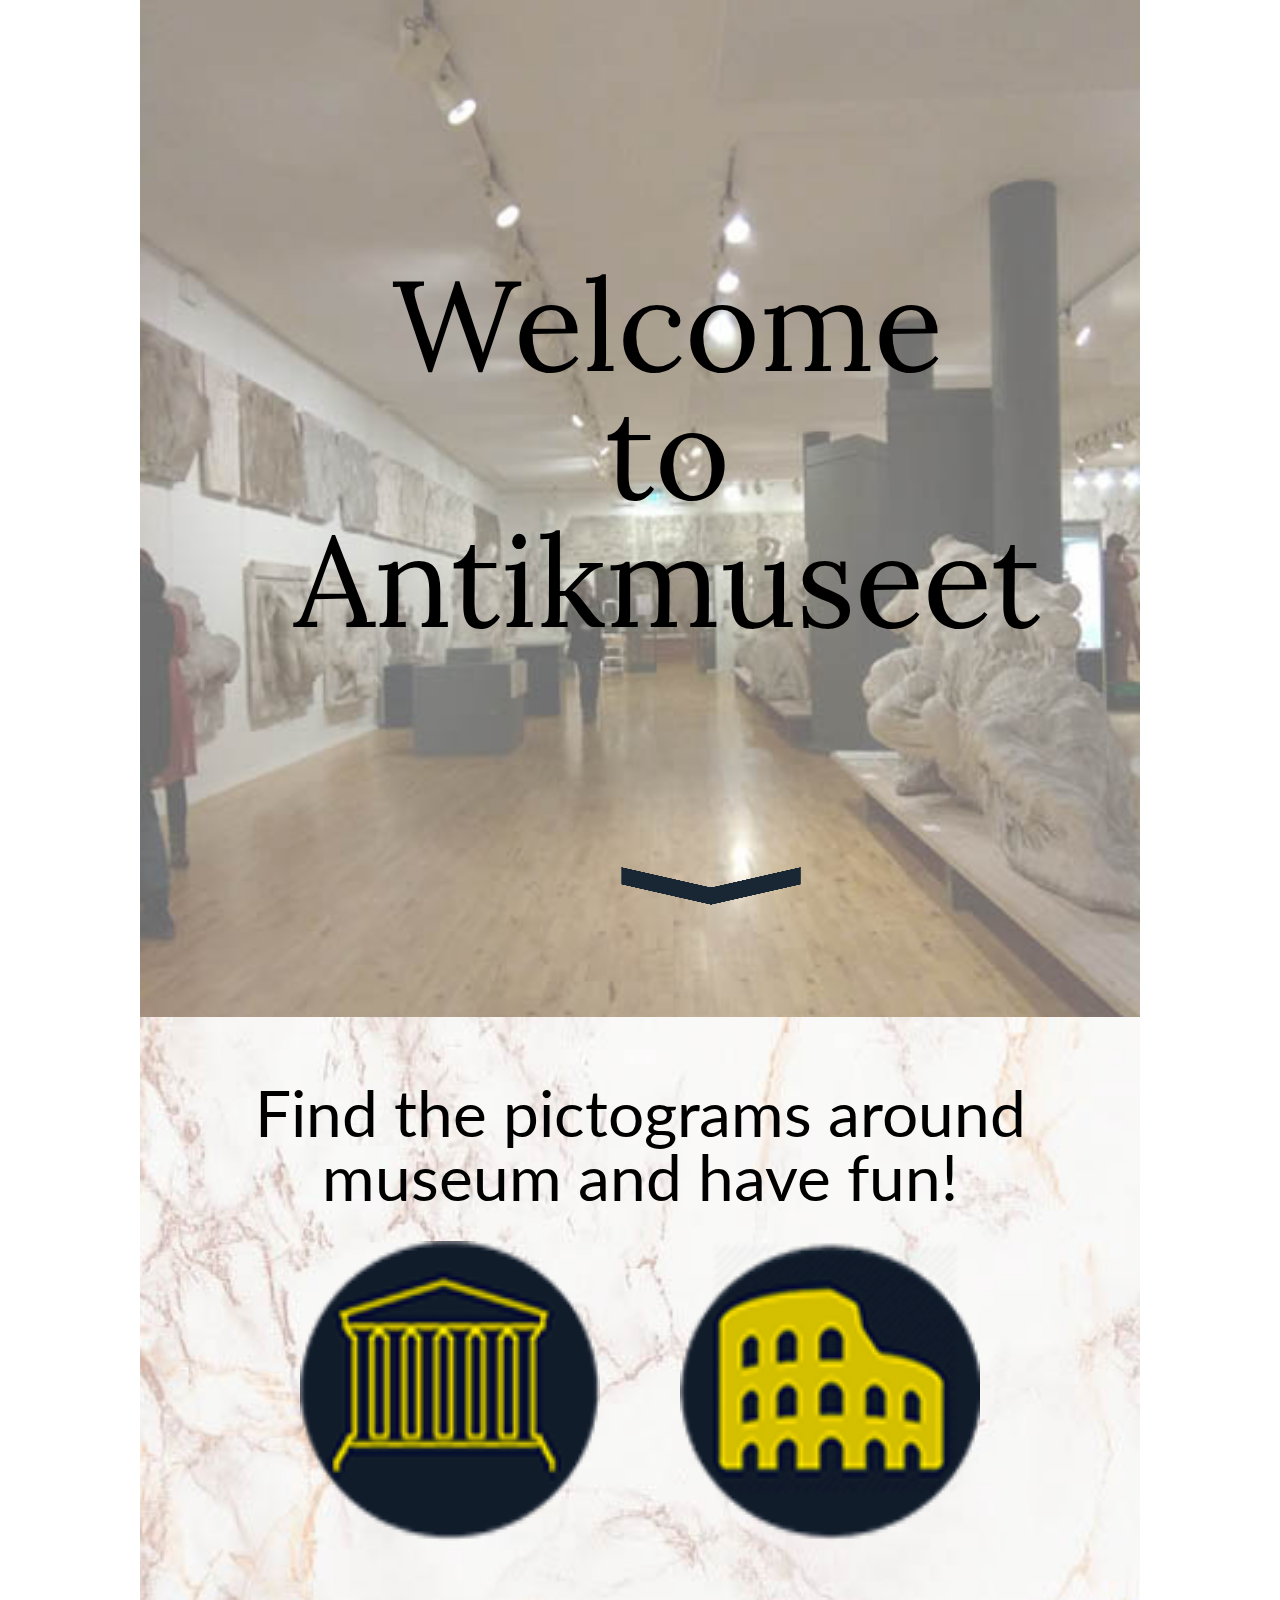
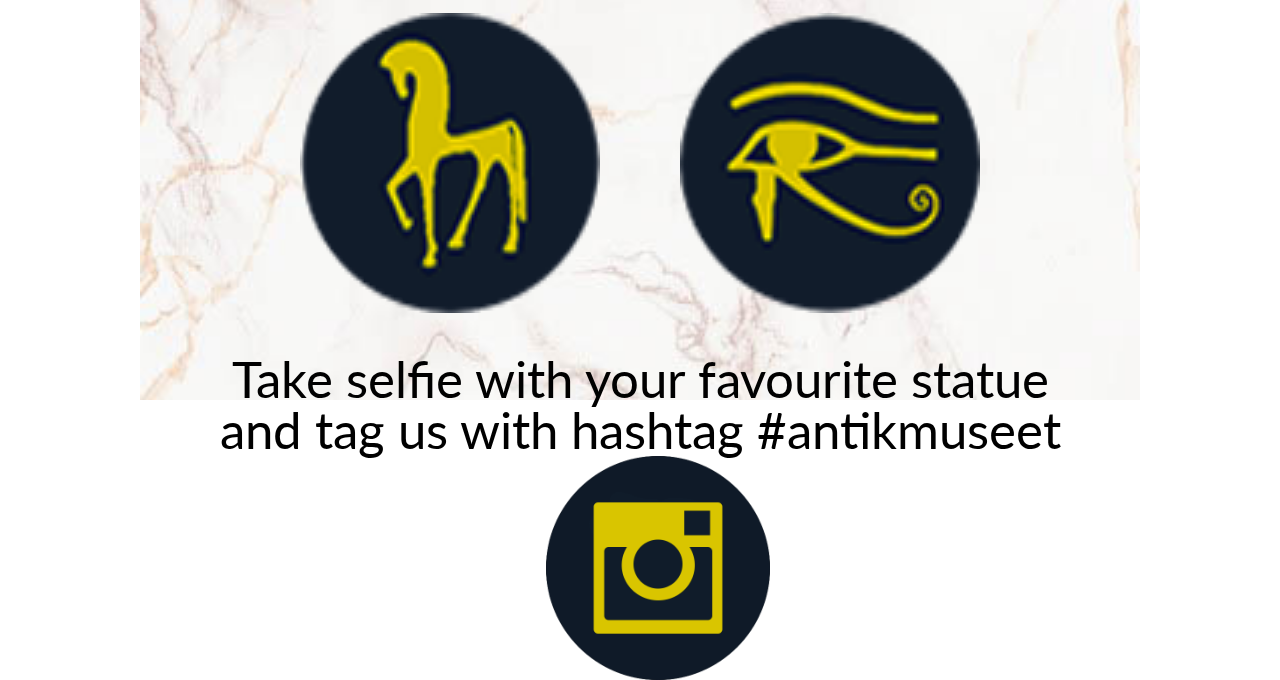
<file: bla/index.html>
<!DOCTYPE html>
<html>
<head>
    <meta charset="utf-8" />
    <!--[if lt IE 9]><script src="https://cdnjs.cloudflare.com/ajax/libs/html5shiv/3.7.3/html5shiv.min.js"></script><![endif]-->
    <title></title>
    <meta name="keywords" content="" />
    <meta name="description" content="" />
    <link href="style.css" rel="stylesheet">
</head>

<body>

    <div class="wrapper">

        <header class="header">

        </header>
        <!-- .header-->

        <main class="content">

            <div class="welcome"> Welcome<br> to Antikmuseet
                <a href="#scroll"> <img src="images/arrow.png" alt="arrow" class="arrow"> </a>
            </div>




            <div class="pic" id="scroll"> Find the pictograms around museum and have fun!


                <div class="image-group"><a href="memory.html"> <img src="images/greece.png" alt="greece"  class="pictogram"></a>
                    <img src="images/rome.png" alt="rome" class="pictogram">
                </div>

                <div class="image-group"> 
                    <img src="images/etru.png" alt="etru" class="pictogram">
                    <img src="images/egipt.png" alt="egipt" class="pictogram">
                    
                </div>
                <p class="text1"> Take selfie with your favourite statue and tag us with hashtag #antikmuseet
                    </p> <br>
                <img src="images/instagram.png" alt="insta" class="insta">

            </div>


        </main>
        <!-- .content -->

        <footer class="footer">

        </footer>
        <!-- .footer -->

    </div>
    <!-- .wrapper -->


    <script src="http://code.jquery.com/jquery-3.3.1.min.js" integrity="sha256-FgpCb/KJQlLNfOu91ta32o/NMZxltwRo8QtmkMRdAu8=" crossorigin="anonymous"></script>


    <script src="java/java.js"></script>
</body>
</html>
</file>
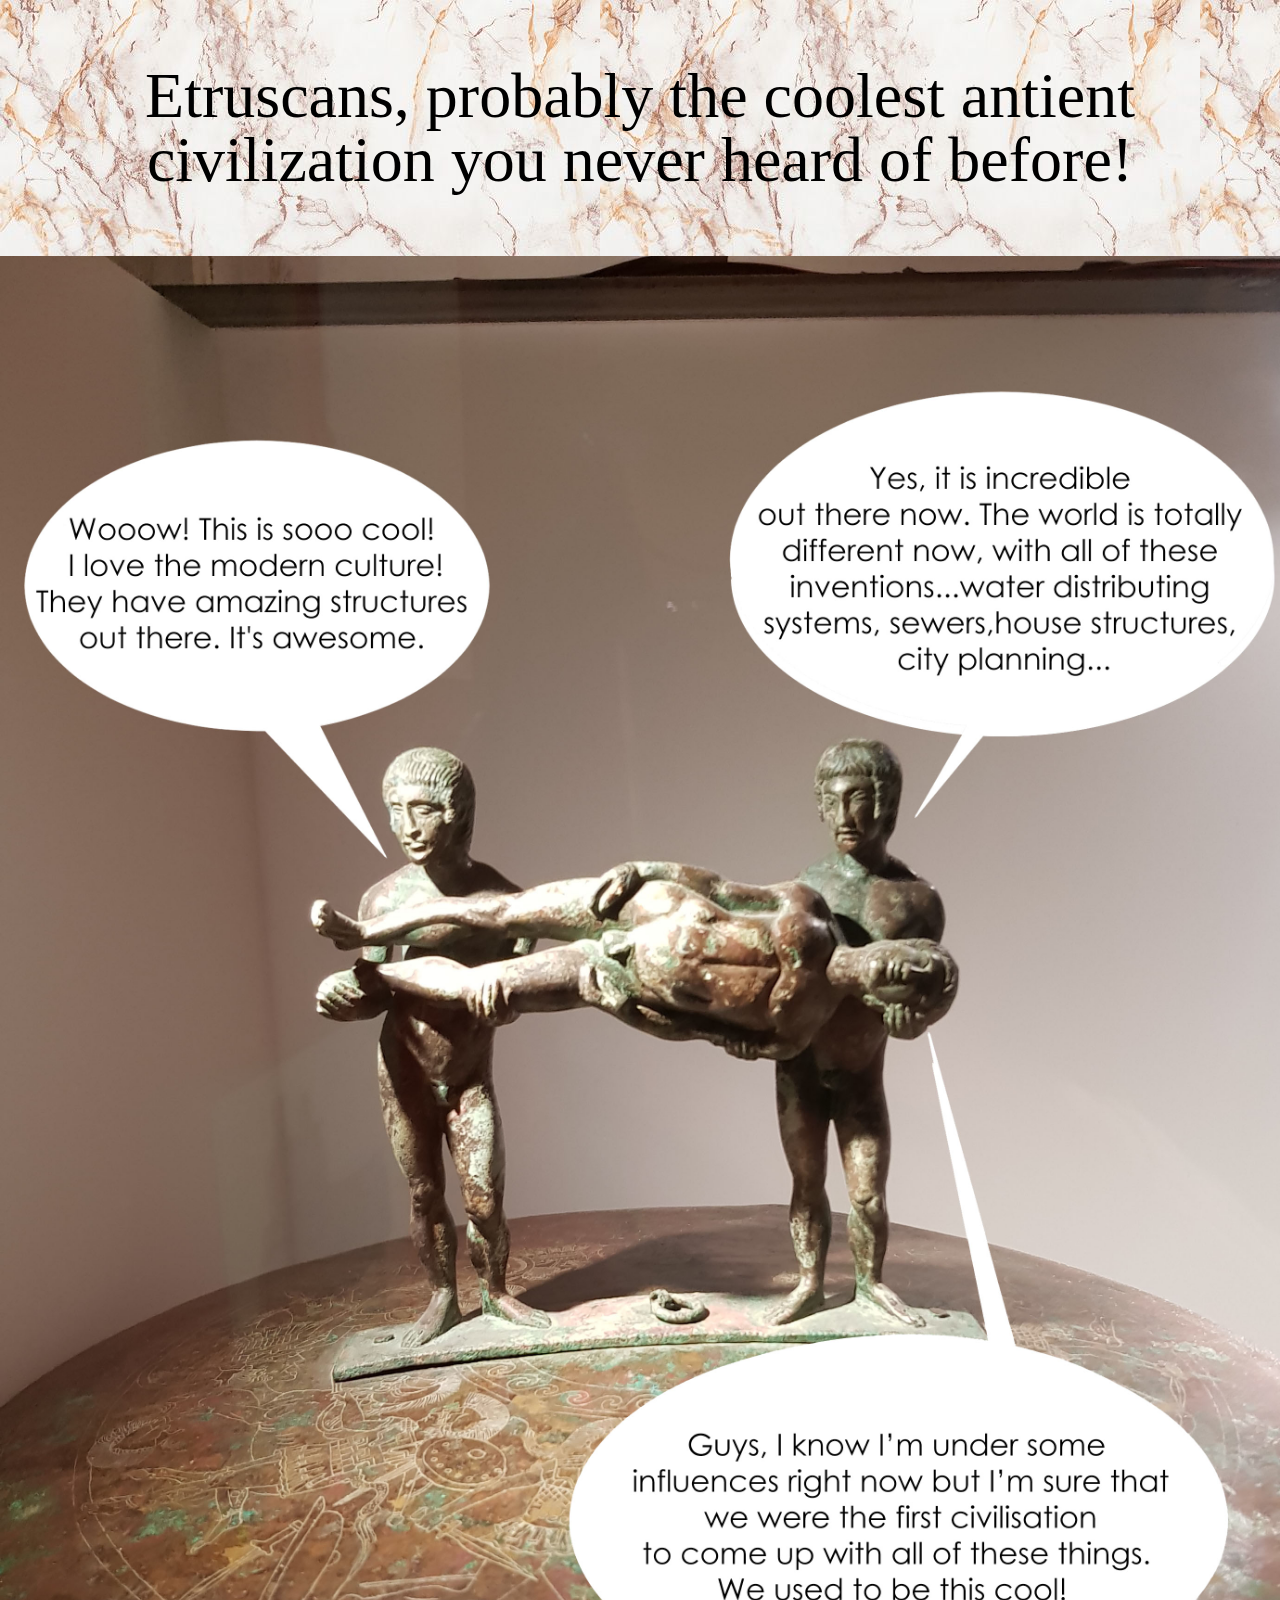
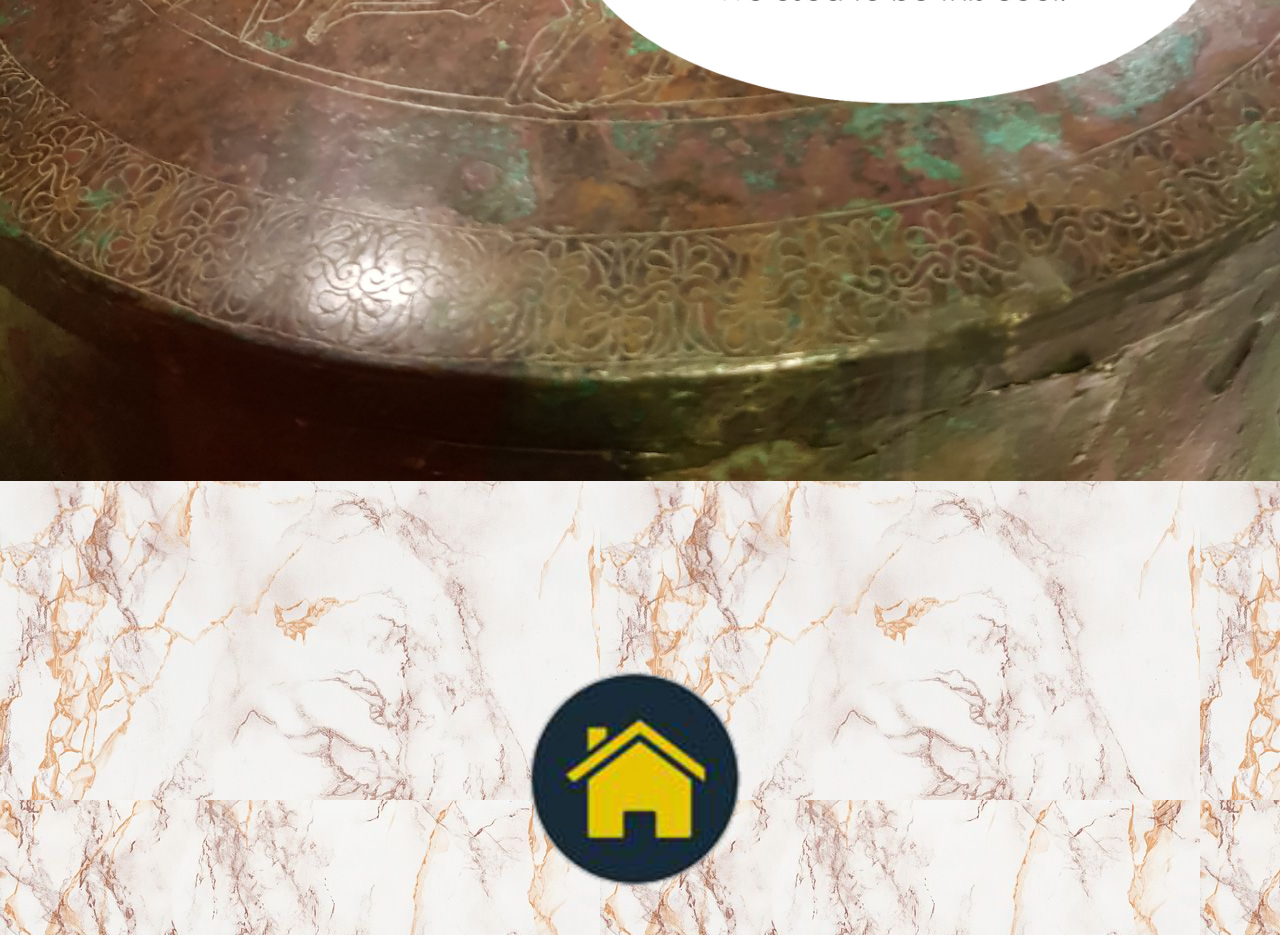
<file: etruscans.html>
<!DOCTYPE html>
<html>
<head>
    <meta charset="utf-8" />
    <!--[if lt IE 9]><script src="https://cdnjs.cloudflare.com/ajax/libs/html5shiv/3.7.3/html5shiv.min.js"></script><![endif]-->
    <title>Etruscans</title>
    <meta name="keywords" content="" />
    <meta name="description" content="" />
    <link href="style/tstyle.css" rel="stylesheet">
</head>

<body>
   <p>Etruscans, probably the coolest antient civilization you never heard of before!</p>
    <img id="comics"  alt="colored statue" src="images/ecruscan.jpg">

    <footer>
        <a href="index.html"><img id="home" src="images/home.png" alt="home"></a>

    </footer>
</body>
</html>
</file>
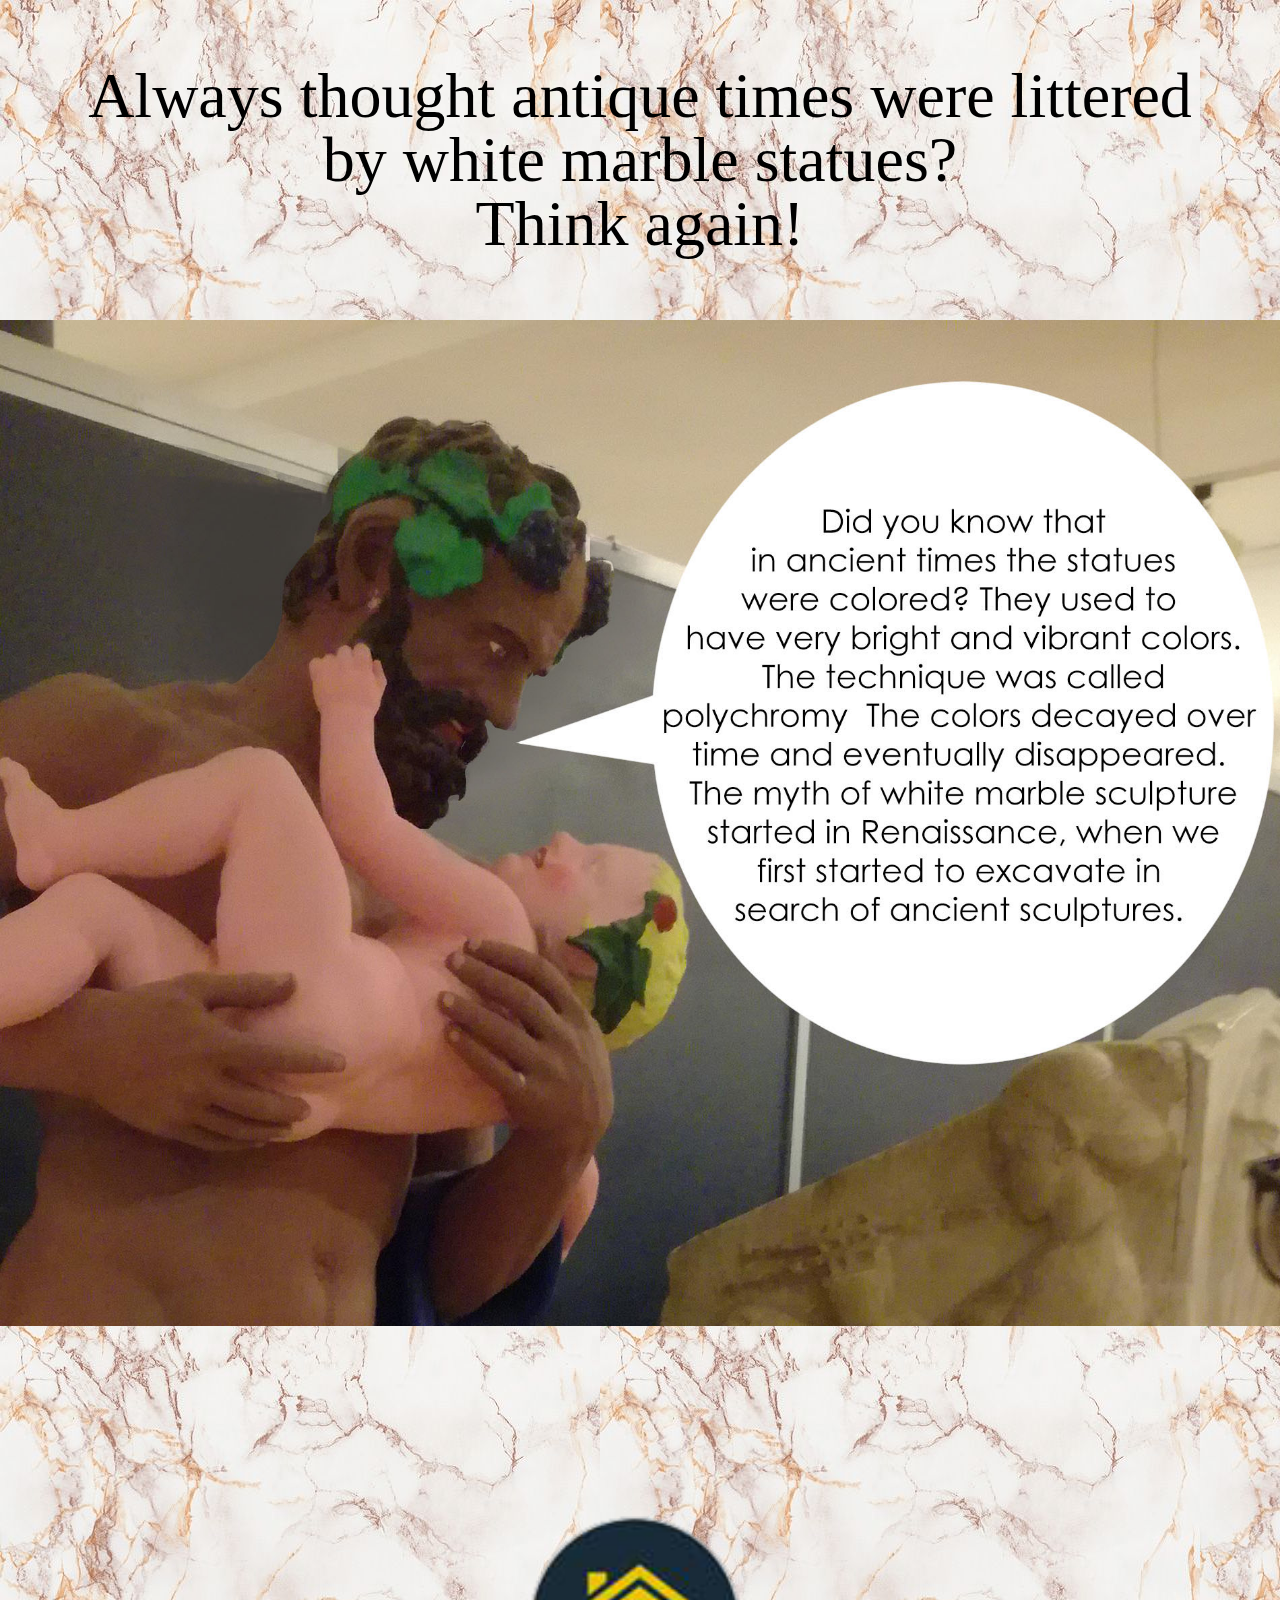
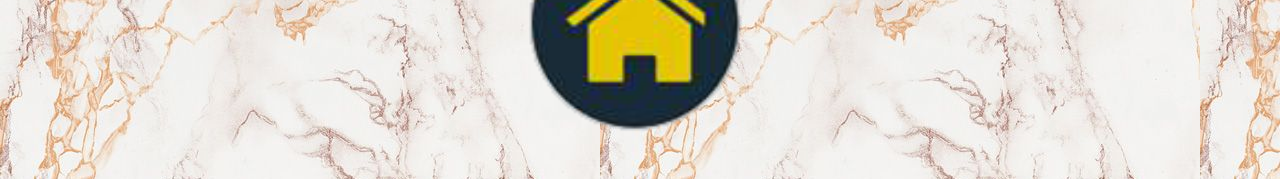
<file: romans.html>
<!DOCTYPE html>
<html>
<head>
    <meta charset="utf-8" />
    <!--[if lt IE 9]><script src="https://cdnjs.cloudflare.com/ajax/libs/html5shiv/3.7.3/html5shiv.min.js"></script><![endif]-->
    <title>Romans</title>
    <meta name="keywords" content="" />
    <meta name="description" content="" />
    <link href="style/tstyle.css" rel="stylesheet">
</head>

<body>
   <p>Always thought antique times were littered by white marble statues? <br> Think again!</p>
    <img id="comics" alt="colored statue" src="images/roman.jpg">

    <footer>
        <a href="index.html"><img id="home" src="images/home.png" alt="home"></a>
    </footer>
</body>
</html>
</file>
<file: style/tstyle.css>
html, body, div, span, applet, object, iframe,
h1, h2, h3, h4, h5, h6, p, blockquote, pre,
a, abbr, acronym, address, big, cite, code,
del, dfn, em, img, ins, kbd, q, s, samp,
small, strike, strong, sub, sup, tt, var,
b, u, i, center,
dl, dt, dd, ol, ul, li,
fieldset, form, label, legend,
table, caption, tbody, tfoot, thead, tr, th, td,
article, aside, canvas, details, embed,
figure, figcaption, footer, header, hgroup,
menu, nav, output, ruby, section, summary,
time, mark, audio, video {
	margin: 0;
	padding: 0;
	border: 0;
	font-size: 100%;
	font: inherit;
	vertical-align: baseline;
}
/* HTML5 display-role reset for older browsers */
article, aside, details, figcaption, figure,
footer, header, hgroup, menu, nav, section {
	display: block;
}
body {
	line-height: 1;
}
ol, ul {
	list-style: none;
}
blockquote, q {
	quotes: none;
}
blockquote:before, blockquote:after,
q:before, q:after {
	content: '';
	content: none;
}
table {
	border-collapse: collapse;
	border-spacing: 0;
}
/* End of Eric Meyer's CSS Reset */

article, aside, details, figcaption, figure, footer, header, hgroup, main, nav, section, summary {
	display: block;
}
body {
	
	width: 100%;
}
.wrapper {
	width: 1000px;
	margin: 0 auto;
}

#comics {
    
    width: 100%;
    
}

#home {
    display: block;
    margin-left: auto;
    margin-right: auto;
    margin-top: 10%;
    width: 20%;
}

p {
    margin: 5%;
    font-family: 'Lora', serif;
    font-size: 4em;
    text-align: center;
    
}
body {
    background-image: url(../images/marble.jpg)
}
</file>
<file: bla/style.css>
@import url('https://fonts.googleapis.com/css?family=Lora');
@import url('https://fonts.googleapis.com/css?family=Lato');

/* Eric Meyer's CSS Reset */
html, body, div, span, applet, object, iframe,
h1, h2, h3, h4, h5, h6, p, blockquote, pre,
a, abbr, acronym, address, big, cite, code,
del, dfn, em, img, ins, kbd, q, s, samp,
small, strike, strong, sub, sup, tt, var,
b, u, i, center,
dl, dt, dd, ol, ul, li,
fieldset, form, label, legend,
table, caption, tbody, tfoot, thead, tr, th, td,
article, aside, canvas, details, embed,
figure, figcaption, footer, header, hgroup,
menu, nav, output, ruby, section, summary,
time, mark, audio, video {
	margin: 0;
	padding: 0;
	border: 0;
	font-size: 100%;
	font: inherit;
	vertical-align: baseline;
}
/* HTML5 display-role reset for older browsers */
article, aside, details, figcaption, figure,
footer, header, hgroup, menu, nav, section {
	display: block;
}
body {
	line-height: 1;
}
ol, ul {
	list-style: none;
}
blockquote, q {
	quotes: none;
}
blockquote:before, blockquote:after,
q:before, q:after {
	content: '';
	content: none;
}
table {
	border-collapse: collapse;
	border-spacing: 0;
}
/* End of Eric Meyer's CSS Reset */

article, aside, details, figcaption, figure, footer, header, hgroup, main, nav, section, summary {
	display: block;
}
body {
	
	width: 100%;
}
.wrapper {
	width: 1000px;
	margin: 0 auto;
}


/* Header
-----------------------------------------------------------------------------*/
.header {

}


/* Middle
-----------------------------------------------------------------------------*/
.content {
}
.welcome {
    
    height: 90vh; /*calc(100vh - 2.4em - 140px);
    width: calc(100vw - 2.4em); */
    display: flex;
    flex-wrap: wrap;
    align-items:flex-start;
    align-items:center;
    font-family: 'Lora', serif;
    font-size: 8em;
   background-image: url(images/background2.jpg);
    background-size: cover;
    background-position: center;
    padding: 1.2em; 
 text-align: center;
    margin-bottom: -100px;
    
  
}


.pic { 
    
     height: 95vh;
    display: flex;
    flex-wrap: wrap;
    align-items:flex-start;
    font-family: 'Lato', sans-serif;
    font-size: 4em;
   background-image: url(images/1760b3f9319b5adcb8d0be70f804adf9--faux-marble-countertop-stone-wallpaper.jpg);
    background-size: cover;
    background-position: center;
    padding: 1em; 
 text-align: center;
justify-content: space-around;
    
    
}


.arrow {height: 6%;
width: 15%;
 position: absolute;
    left: 50%; 
    margin-left: -25px;
    animation-name: arrow;
    animation-duration: 2s;
    animation-iteration-count: infinite;

}


@keyframes arrow {
    0% {
        transform: translateY(20%)
    }
    50% {
        transform: translateY(0%)
    }
    100% {
        transform: translateY(20%)
    }
}


.pictogram { height: 18%;
    width: 50%;
    max-width: 300px;
    padding: 0.5em;

  
  }

.insta {height: 3.5em;
    margin-right: 3em;
    margin-bottom: 1em;
}


.text1 {font-size: 0.8em;
font-family: 'Lato', sans-serif;}



.image-group { width: 100%;}

/* Footer
-----------------------------------------------------------------------------*/
.footer {
	
}
</file>
